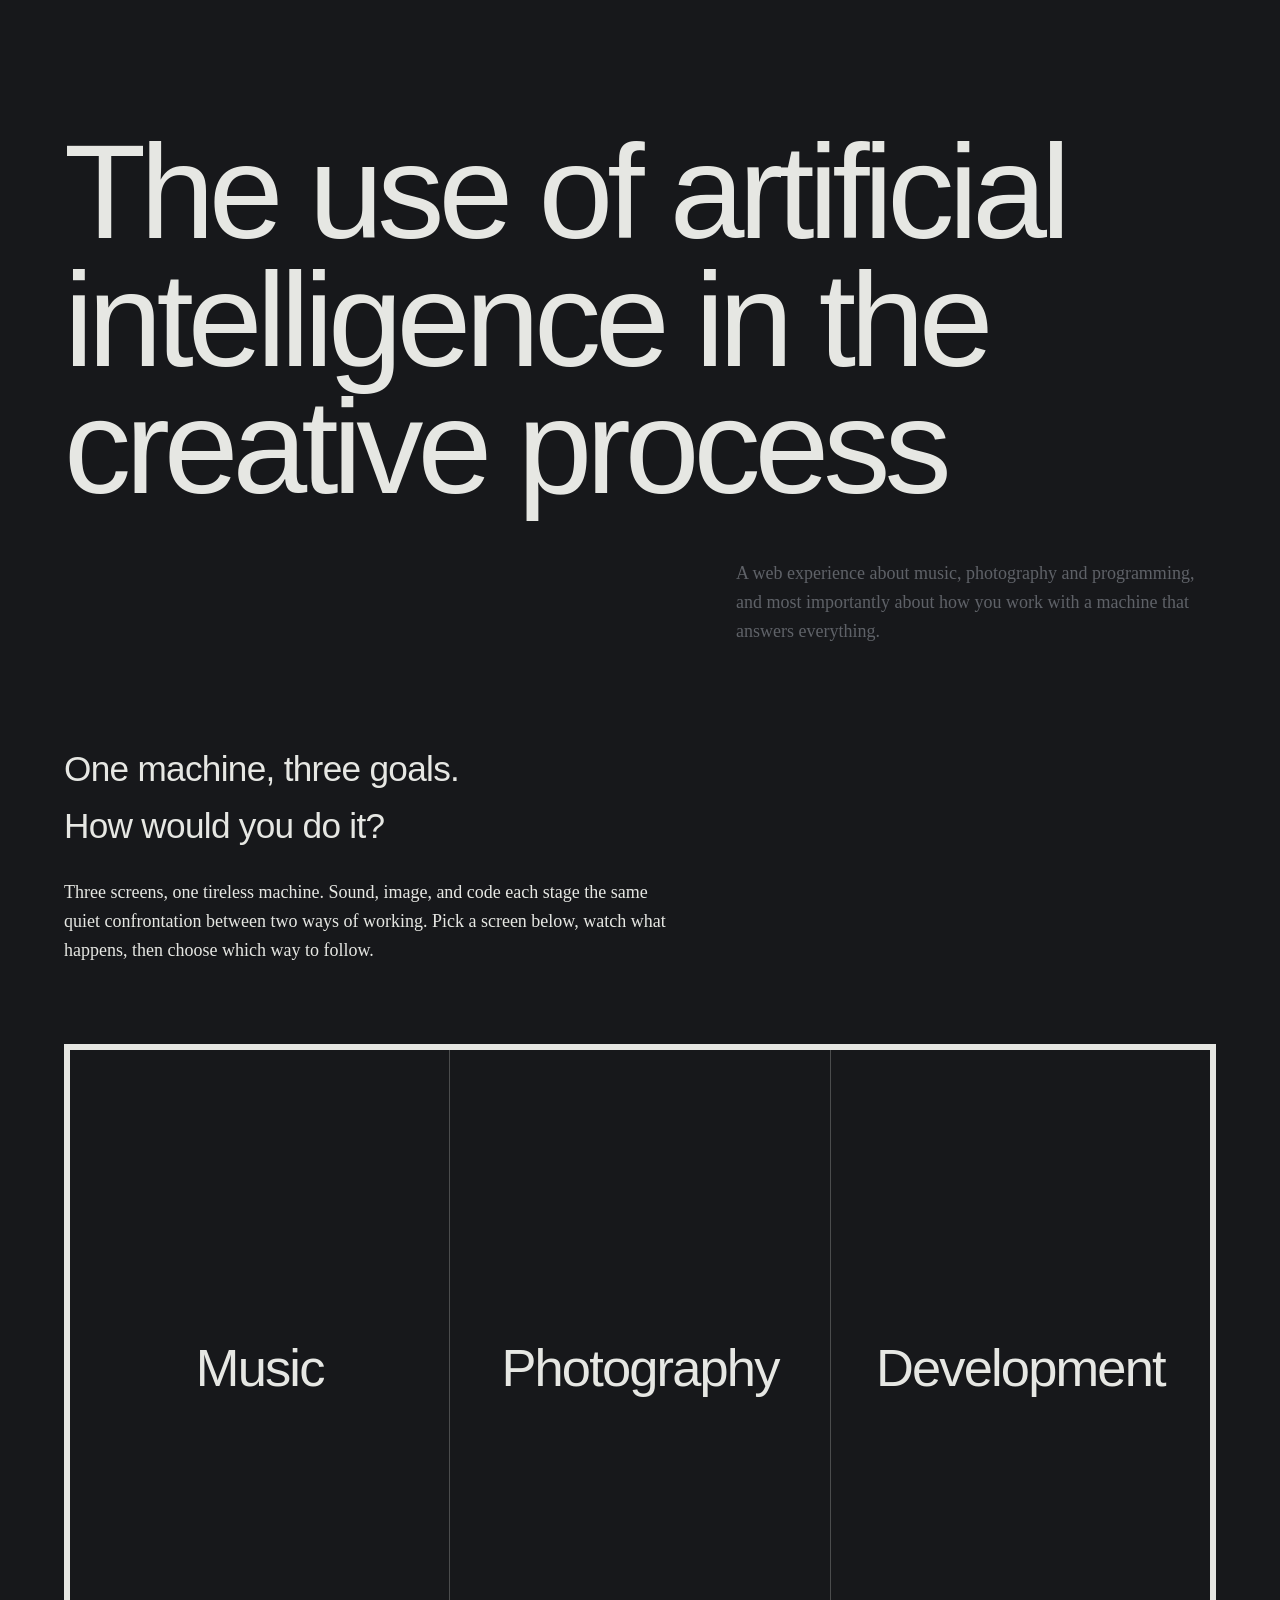
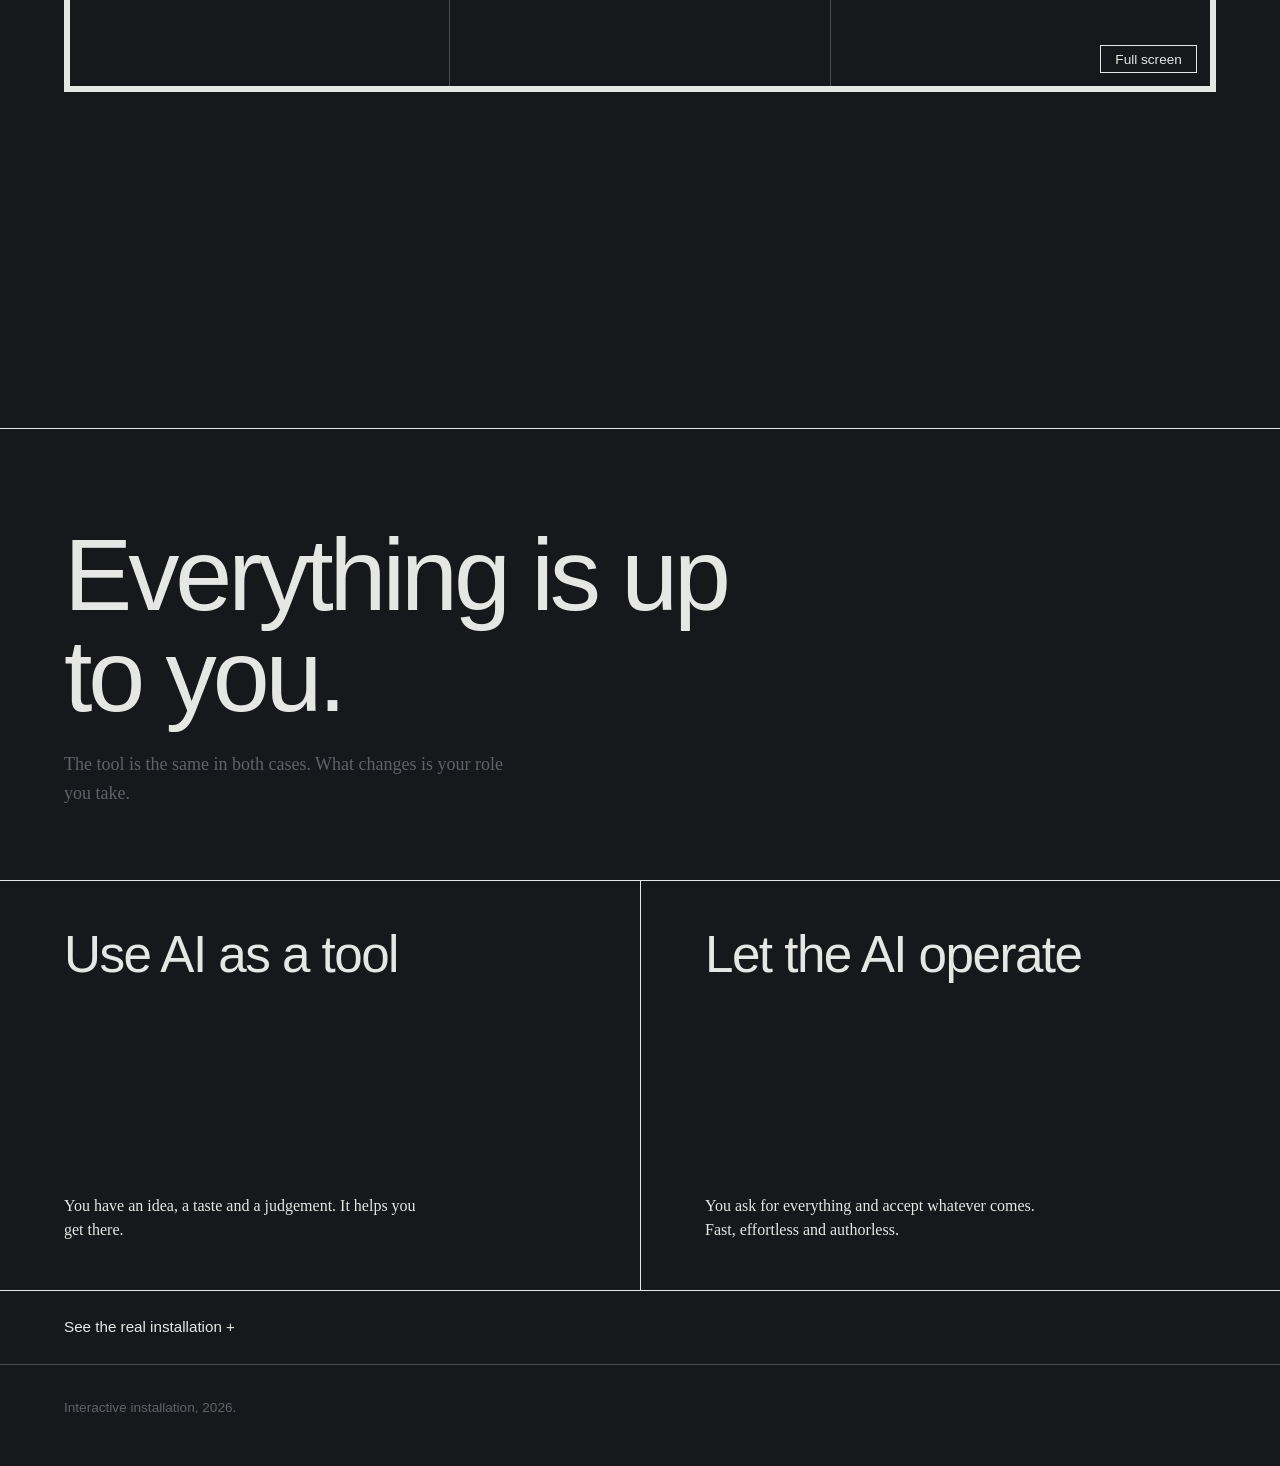
<file: index.html>
<!DOCTYPE html>
<html lang="en">
<head>
  <meta charset="UTF-8">
  <meta name="viewport" content="width=device-width, initial-scale=1">
  <title>The use of artificial intelligence in the creative process</title>
  <meta name="description" content="Interactive installation with three computers in a semicircle: sound, image and code.">
  <link rel="stylesheet" href="inicio.css">
</head>
<body>

  <header class="abertura">
    <h1 class="titulo">The use of artificial intelligence in the creative process</h1>
    <p class="abertura__nota">A web experience about music, photography and programming, and most importantly about how you work with a machine that answers everything.</p>
  </header>

  <main>
    <section class="sala" aria-labelledby="sala-titulo">
      <h2 id="sala-titulo" class="sala__titulo">One machine, three goals.<br>How would you do it?</h2>
      <p class="sala__texto">Three screens, one tireless machine. Sound, image, and code each stage the same quiet confrontation between two ways of working. Pick a screen below, watch what happens, then choose which way to follow.</p>
    </section>

    <!-- ============================================================
         The screen: menu (3 areas) -> area video -> good vs bad use
         -> use video -> back to the menu.
         All the behaviour lives in inicio.js.
         ============================================================ -->
    <section class="palco" aria-label="Interactive screen">
      <span class="ancora" id="music"></span>
      <span class="ancora" id="photography"></span>
      <span class="ancora" id="development"></span>

      <div class="ecra" id="ecra">

        <div class="grupo grupo--visivel" id="grupo-areas" role="group" aria-label="Choose an area">
          <button class="painel" type="button" data-area="music">
            <span class="painel__nome">Music</span>
          </button>
          <button class="painel" type="button" data-area="photography">
            <span class="painel__nome">Photography</span>
          </button>
          <button class="painel" type="button" data-area="development">
            <span class="painel__nome">Development</span>
          </button>
        </div>

        <div class="grupo" id="grupo-uso" role="group" aria-label="Choose how to use the AI">
          <button class="painel" type="button" data-uso="bom">
            <span class="painel__nome">Good use</span>
            <span class="painel__nota">AI as a tool</span>
          </button>
          <button class="painel" type="button" data-uso="mau">
            <span class="painel__nome">Bad use</span>
            <span class="painel__nota">AI on autopilot</span>
          </button>
        </div>

        <div class="ecra__video" id="camada-video">
          <video id="video" playsinline preload="auto"></video>
          <p class="ecra__aviso" id="aviso" hidden></p>
        </div>

        <div class="ecra__controlos" id="controlos">
          <button class="controlo" type="button" id="btn-voltar" hidden>Back to menu</button>
          <button class="controlo" type="button" id="btn-ecra-cheio" aria-pressed="false">Full screen</button>
        </div>
      </div>

      <!-- Texts under the screen: only the one for the playing video is shown -->
      <div class="legendas" id="legendas" aria-live="polite">

        <article class="legenda" data-area="music" data-fase="intro" hidden>
          <h3 class="legenda__titulo">Music</h3>
          <div class="legenda__corpo">
            <p>Anyone can ask a machine for a finished track and accept the wall of noise it generates in seconds. Real creative control means deciding the texture, the dynamic shifts, and the space between the notes before a single frequency plays. You bring the intent, the silence, and the ear; the AI merely generates the raw audio.</p>
          </div>
        </article>
        <article class="legenda" data-area="music" data-fase="bom" hidden>
          <h3 class="legenda__titulo">Music, as a tool</h3>
          <div class="legenda__corpo">
            <p>You start with an intention: a tempo, a texture, a silence worth keeping. The AI offers material, and you listen, discard and rearrange. Every note that stays is there because you chose it.</p>
          </div>
        </article>
        <article class="legenda" data-area="music" data-fase="mau" hidden>
          <h3 class="legenda__titulo">Music, on autopilot</h3>
          <div class="legenda__corpo">
            <p>One prompt, one finished track. It sounds like music, but nobody decided anything. A wall of competent noise, delivered in seconds and forgotten just as fast.</p>
          </div>
        </article>

        <article class="legenda" data-area="photography" data-fase="intro" hidden>
          <h3 class="legenda__titulo">Photography</h3>
          <div class="legenda__corpo">
            <p>Anyone can ask a machine for a polished image and accept the first synthetic composition it renders. Real creative control means deciding the light, the point of view, and what to keep outside the frame before the shutter even clicks. You bring the eye, the patience, and the tension; the AI merely fills the canvas.</p>
          </div>
        </article>
        <article class="legenda" data-area="photography" data-fase="bom" hidden>
          <h3 class="legenda__titulo">Photography, as a tool</h3>
          <div class="legenda__corpo">
            <p>You decide the light, the frame and how long to wait. The machine helps with what you could not do alone, and the picture is still yours because you were there when it happened.</p>
          </div>
        </article>
        <article class="legenda" data-area="photography" data-fase="mau" hidden>
          <h3 class="legenda__titulo">Photography, on autopilot</h3>
          <div class="legenda__corpo">
            <p>A prompt and a polished image: perfect sky, perfect skin, no place and no one behind it. It looks like a photograph, but nobody was there.</p>
          </div>
        </article>

        <article class="legenda" data-area="development" data-fase="intro" hidden>
          <h3 class="legenda__titulo">Development</h3>
          <div class="legenda__corpo">
            <p>Anyone can ask a machine for a full website and accept the first generic layout it delivers. Real creative control means deciding the structure, the visual hierarchy, and the emotional pacing before a single line is written. You bring the blueprint; the AI merely writes the syntax.</p>
          </div>
        </article>
        <article class="legenda" data-area="development" data-fase="bom" hidden>
          <h3 class="legenda__titulo">Development, as a tool</h3>
          <div class="legenda__corpo">
            <p>You sketch the structure, the hierarchy and the pacing first. The AI writes the syntax you ask for, and you read every line before it stays.</p>
          </div>
        </article>
        <article class="legenda" data-area="development" data-fase="mau" hidden>
          <h3 class="legenda__titulo">Development, on autopilot</h3>
          <div class="legenda__corpo">
            <p>"Make me a website." The first layout arrives in seconds, generic and unexplained. It runs, but nobody can say why it looks the way it does.</p>
          </div>
        </article>

        <!-- Hands-on choice: inserted by inicio.js into every text above -->
      </div>
    </section>

    <section class="decisao" id="decisao" aria-labelledby="decisao-titulo">
      <div class="decisao__cabeca">
        <h2 id="decisao-titulo" class="decisao__titulo">Everything is up to you.</h2>
        <p>The tool is the same in both cases. What changes is your role you take.</p>
      </div>

      <ul class="escolhas">
        <li>
          <a class="escolha" href="#decisao" data-modo="ferramenta">
            <span class="escolha__nome">Use AI as a tool</span>
            <span class="escolha__texto">You have an idea, a taste and a judgement. It helps you get there.</span>
          </a>
        </li>
        <li>
          <a class="escolha" href="#decisao" data-modo="operador">
            <span class="escolha__nome">Let the AI operate</span>
            <span class="escolha__texto">You ask for everything and accept whatever comes. Fast, effortless and authorless.</span>
          </a>
        </li>
      </ul>
    </section>

    <details class="bastidores">
      <summary>See the real installation</summary>
      <div class="bastidores__ecra">
        <video src="videos/installation.mp4" controls playsinline preload="none" aria-label="Video of the real installation"></video>
      </div>
      <p>Three computers, one semicircle, and people standing in the middle.</p>
    </details>
  </main>

  <footer class="rodape">
    <p>Interactive installation, 2026.</p>
  </footer>

  <script src="inicio.js"></script>
</body>
</html>
</file>
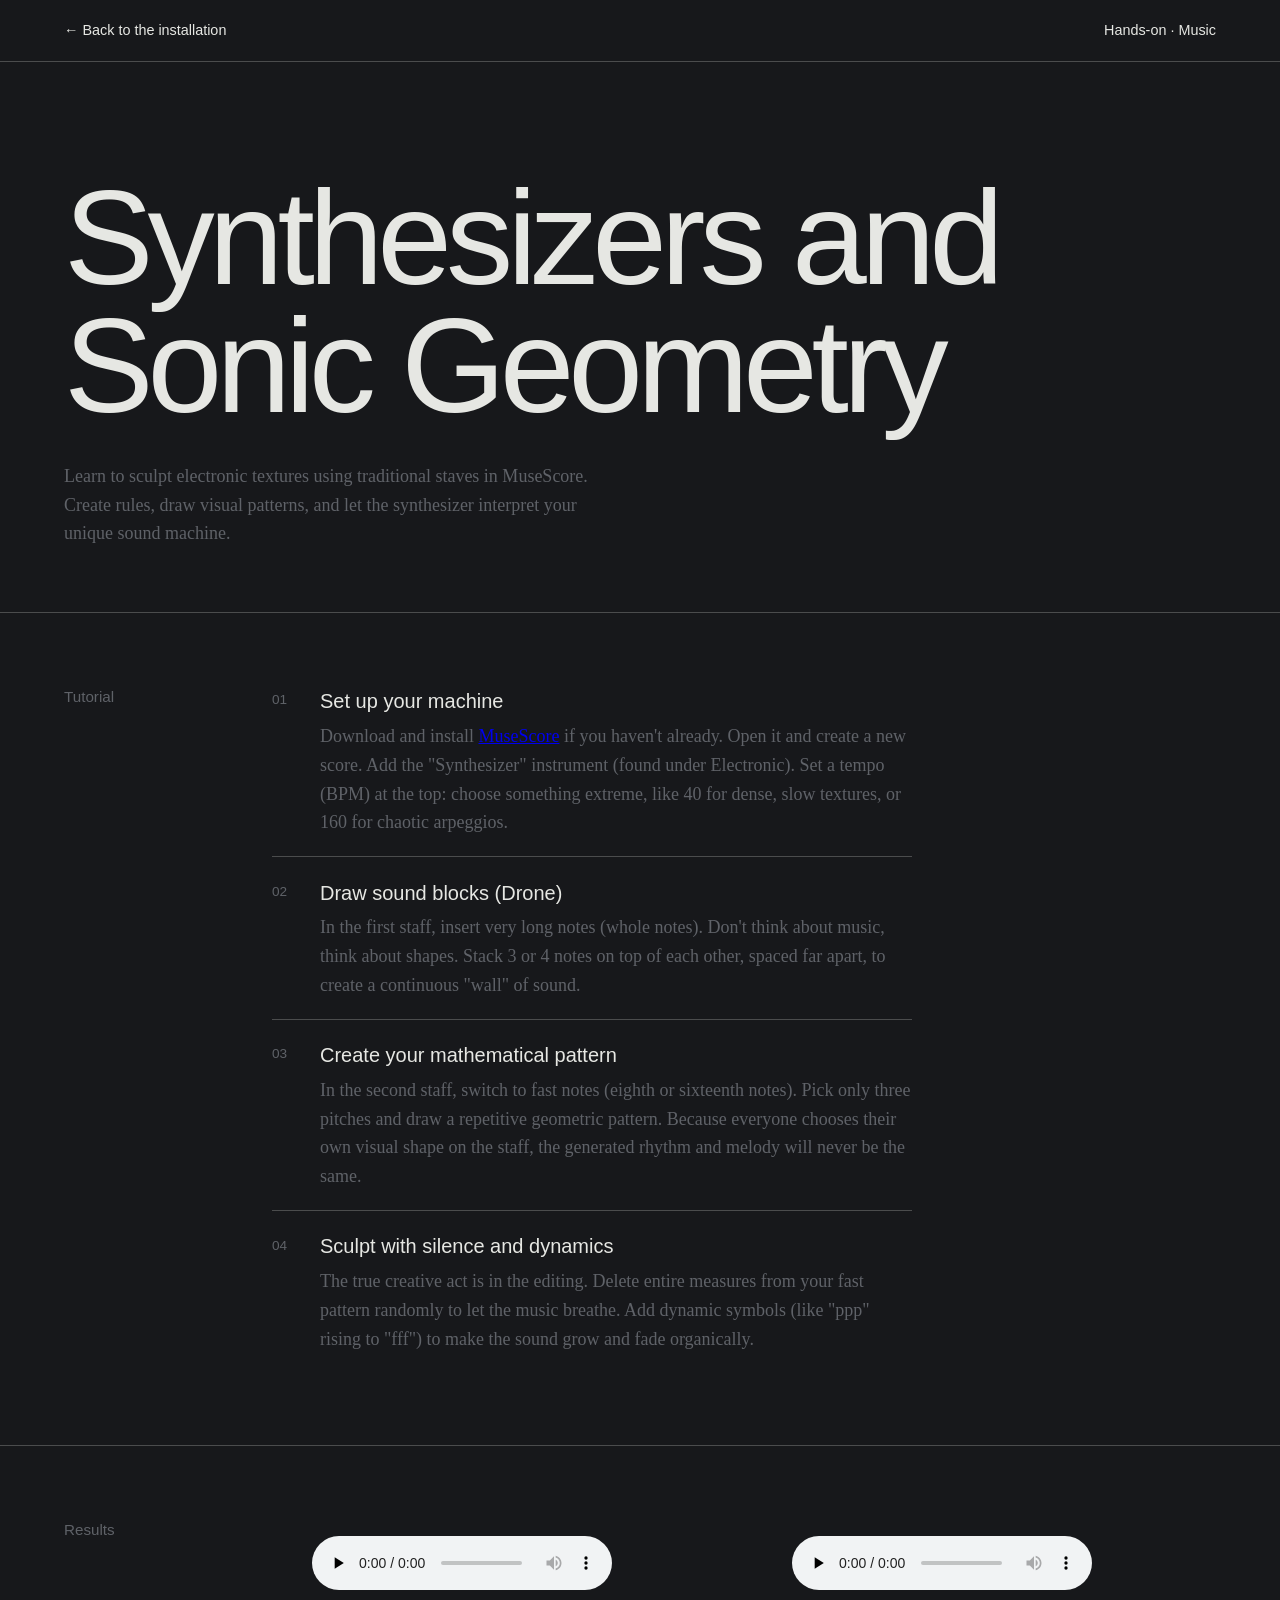
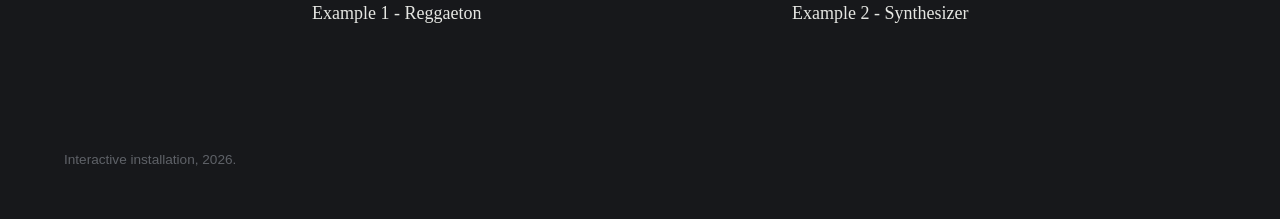
<file: hands-on-music.html>
<!DOCTYPE html>
<html lang="en">
<head>
  <meta charset="UTF-8">
  <meta name="viewport" content="width=device-width, initial-scale=1">
  <title>Hands-on: music</title>
  <link rel="stylesheet" href="inicio.css">
  <link rel="stylesheet" href="handson.css">
</head>
<body>
  <nav class="ho-barra"><a href="index.html#music">← Back to the installation</a><span>Hands-on · Music</span></nav>
  <header class="ho-cab">
      <h1 class="titulo">Synthesizers and Sonic Geometry</h1>
      <p>Learn to sculpt electronic textures using traditional staves in MuseScore. Create rules, draw visual patterns, and let the synthesizer interpret your unique sound machine.</p>
    </header>

    <main>
      <section class="ho-secao">
        <h2>Tutorial</h2>
        <ol class="passos">
          <li>
            <div>
              <strong>Set up your machine</strong>
              <span>Download and install <a href="https://musescore.org/" target="_blank" rel="noopener noreferrer">MuseScore</a> if you haven't already. Open it and create a new score. Add the "Synthesizer" instrument (found under Electronic). Set a tempo (BPM) at the top: choose something extreme, like 40 for dense, slow textures, or 160 for chaotic arpeggios.</span>
            </div>
          </li>
          <li>
            <div>
              <strong>Draw sound blocks (Drone)</strong>
              <span>In the first staff, insert very long notes (whole notes). Don't think about music, think about shapes. Stack 3 or 4 notes on top of each other, spaced far apart, to create a continuous "wall" of sound.</span>
            </div>
          </li>
          <li>
            <div>
              <strong>Create your mathematical pattern</strong>
              <span>In the second staff, switch to fast notes (eighth or sixteenth notes). Pick only three pitches and draw a repetitive geometric pattern. Because everyone chooses their own visual shape on the staff, the generated rhythm and melody will never be the same.</span>
            </div>
          </li>
          <li>
            <div>
              <strong>Sculpt with silence and dynamics</strong>
              <span>The true creative act is in the editing. Delete entire measures from your fast pattern randomly to let the music breathe. Add dynamic symbols (like "ppp" rising to "fff") to make the sound grow and fade organically.</span>
            </div>
          </li>
        </ol>
      </section>

      <section class="ho-secao">
        <h2>Results</h2>
        <div class="galeria-audio">
          <figure>
            <audio controls preload="none" src="https://github.com/Carolina2S/The-Use-of-AI/releases/download/v1.2/LM_Reggaeton.mp3"></audio>
            <figcaption>Example 1 - Reggaeton</figcaption>
          </figure>
          <figure>
            <audio controls preload="none" src="https://github.com/Carolina2S/The-Use-of-AI/releases/download/v1.2/LMSynth.mp3"></audio>
            <figcaption>Example 2 - Synthesizer</figcaption>
          </figure>
        </div>
      </section>
    </main>
  <footer class="rodape"><p>Interactive installation, 2026.</p></footer>
</body>
</html>
</file>
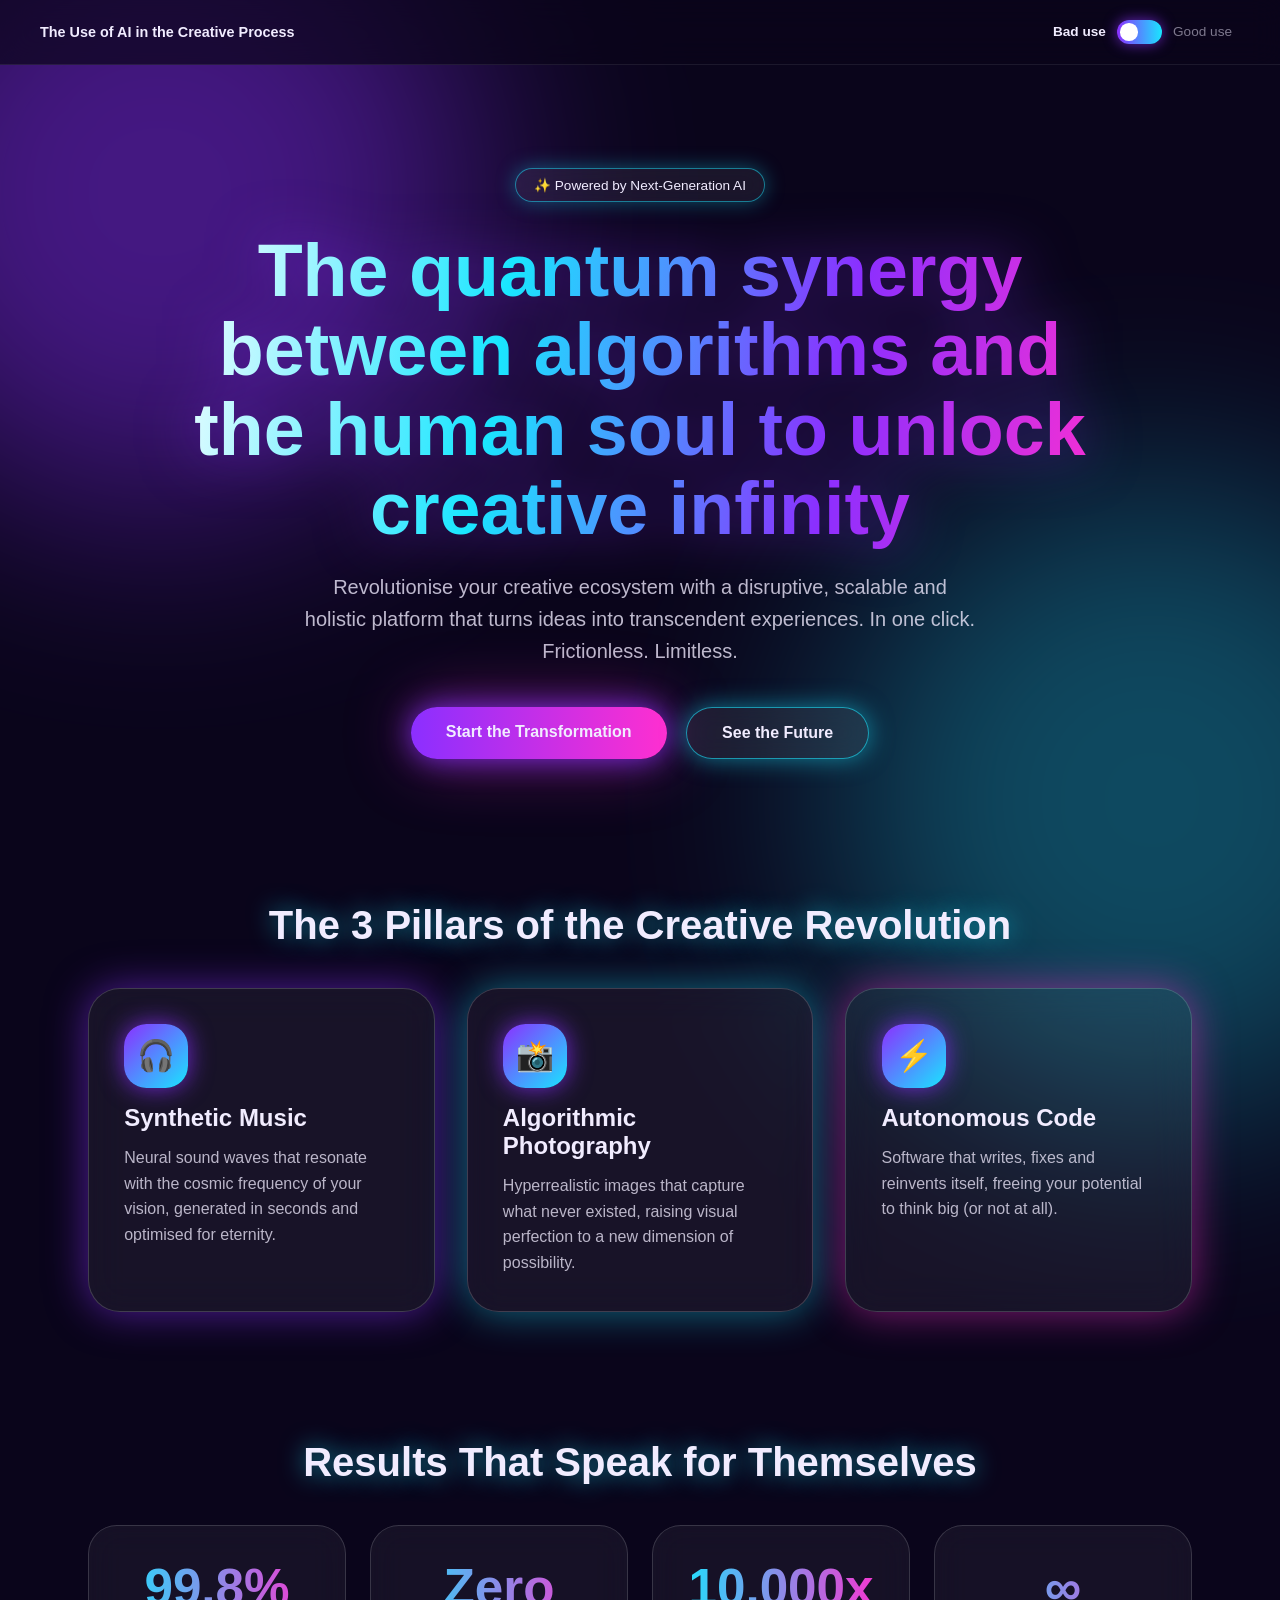
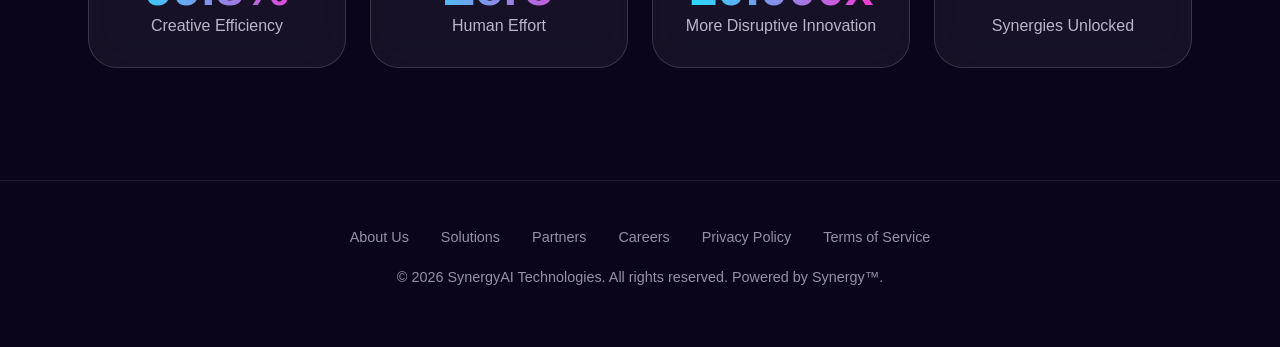
<file: instalacao.html>
<!DOCTYPE html>
<html lang="en">
<head>
  <meta charset="UTF-8">
  <meta name="viewport" content="width=device-width, initial-scale=1">
  <title>The Use of Artificial Intelligence in the Creative Process</title>
  <meta name="description" content="Interactive art installation about the use of artificial intelligence in music, photography and programming.">
  <link rel="stylesheet" href="styles.css">
</head>
<body class="modo-mau">

  <header class="barra">
    <a class="barra__titulo" href="index.html">The Use of AI in the Creative Process</a>
    <button class="interruptor" id="interruptor" type="button" role="switch" aria-checked="false" aria-label="Switch between bad use and good use of AI">
      <span class="interruptor__rotulo interruptor__rotulo--mau">Bad use</span>
      <span class="interruptor__trilho" aria-hidden="true"><span class="interruptor__botao"></span></span>
      <span class="interruptor__rotulo interruptor__rotulo--bom">Good use</span>
    </button>
  </header>

  <!-- VIEW 1: BAD USE / AUTOPILOT -->
  <div class="visao visao--mau" id="visao-mau">
    <div class="mau__aura mau__aura--roxa" aria-hidden="true"></div>
    <div class="mau__aura mau__aura--ciano" aria-hidden="true"></div>

    <section class="mau__hero">
      <span class="mau__selo">✨ Powered by Next-Generation AI</span>
      <h1 class="mau__titulo">The quantum synergy between algorithms and the human soul to unlock creative infinity</h1>
      <p class="mau__subtitulo">Revolutionise your creative ecosystem with a disruptive, scalable and holistic platform that turns ideas into transcendent experiences. In one click. Frictionless. Limitless.</p>
      <div class="mau__botoes">
        <a class="mau__botao mau__botao--principal" href="#mau-pilares">Start the Transformation</a>
        <a class="mau__botao mau__botao--vidro" href="#mau-metricas">See the Future</a>
      </div>
    </section>

    <section class="mau__seccao" id="mau-pilares">
      <h2 class="mau__subtitulo-seccao">The 3 Pillars of the Creative Revolution</h2>
      <div class="mau__cartoes">
        <article class="mau__cartao mau__cartao--roxo">
          <div class="mau__icone" aria-hidden="true">🎧</div>
          <h3>Synthetic Music</h3>
          <p>Neural sound waves that resonate with the cosmic frequency of your vision, generated in seconds and optimised for eternity.</p>
        </article>
        <article class="mau__cartao mau__cartao--ciano">
          <div class="mau__icone" aria-hidden="true">📸</div>
          <h3>Algorithmic Photography</h3>
          <p>Hyperrealistic images that capture what never existed, raising visual perfection to a new dimension of possibility.</p>
        </article>
        <article class="mau__cartao mau__cartao--magenta">
          <div class="mau__icone" aria-hidden="true">⚡</div>
          <h3>Autonomous Code</h3>
          <p>Software that writes, fixes and reinvents itself, freeing your potential to think big (or not at all).</p>
        </article>
      </div>
    </section>

    <section class="mau__seccao" id="mau-metricas">
      <h2 class="mau__subtitulo-seccao">Results That Speak for Themselves</h2>
      <div class="mau__metricas">
        <div class="mau__metrica"><strong>99.8%</strong><span>Creative Efficiency</span></div>
        <div class="mau__metrica"><strong>Zero</strong><span>Human Effort</span></div>
        <div class="mau__metrica"><strong>10.000x</strong><span>More Disruptive Innovation</span></div>
        <div class="mau__metrica"><strong>∞</strong><span>Synergies Unlocked</span></div>
      </div>
    </section>

    <footer class="mau__rodape">
      <nav class="mau__rodape-links" aria-label="Footer links">
        <a href="#mau-pilares">About Us</a>
        <a href="#mau-pilares">Solutions</a>
        <a href="#mau-metricas">Partners</a>
        <a href="#mau-metricas">Careers</a>
        <a href="#mau-pilares">Privacy Policy</a>
        <a href="#mau-pilares">Terms of Service</a>
      </nav>
      <p>© 2026 SynergyAI Technologies. All rights reserved. Powered by Synergy™.</p>
    </footer>
  </div>

  <!-- VIEW 2: GOOD USE / AI AS A TOOL
       Four sections. Each one has three designs (data-estilo 1, 2, 3) and the visitor switches between them. -->
  <div class="visao visao--bom" id="visao-bom" hidden>

    <!-- 01: AI as a tool -->
    <section class="fer fer--cabeca" data-estilo="1" aria-labelledby="fer-1">
      <div class="fer__barra">
        <span class="fer__nome">01 · AI as a tool</span>
        <div class="estilo" role="group" aria-label="Choose a look for this section">
          <button type="button" data-escolha="1" aria-pressed="true">Soft</button>
          <button type="button" data-escolha="2" aria-pressed="false">Editorial</button>
          <button type="button" data-escolha="3" aria-pressed="false">Terminal</button>
        </div>
      </div>
      <div class="fer__quadro">
        <h1 class="fer__titulo fer__titulo--grande" id="fer-1"><span>AI</span> <span>as</span> <span>a</span> <span class="destaque">tool</span></h1>
        <p class="cab__texto">Artificial intelligence is not a creator, but a highly responsive instrument waiting for human direction. While it accelerates your workflow and explores new possibilities, its raw output remains completely meaningless without your intent. True authorship belongs solely to the person who decides what is worth keeping.</p>
      </div>
    </section>

    <!-- 02: Mastering the Tool -->
    <section class="fer fer--passos" data-estilo="3" aria-labelledby="fer-2">
      <div class="fer__barra">
        <span class="fer__nome">02 · Mastering the Tool</span>
        <div class="estilo" role="group" aria-label="Choose a look for this section">
          <button type="button" data-escolha="1" aria-pressed="false">Soft</button>
          <button type="button" data-escolha="2" aria-pressed="false">Editorial</button>
          <button type="button" data-escolha="3" aria-pressed="true">Terminal</button>
        </div>
      </div>
      <div class="fer__quadro">
        <h2 class="fer__titulo" id="fer-2">Mastering the Tool</h2>
        <ol class="pas__lista">
          <li class="pas__item">
            <span class="pas__num">01</span>
            <div class="pas__corpo">
              <h3 class="pas__nome">Set your intention</h3>
              <p>Before opening the tool, know what you want to build. The machine needs a human blueprint; without your initial vision, it only generates noise.</p>
            </div>
          </li>
          <li class="pas__item">
            <span class="pas__num">02</span>
            <div class="pas__corpo">
              <h3 class="pas__nome">Start a dialogue</h3>
              <p>Don’t just ask for a finished product. Use the AI to test hypotheses, brainstorm different approaches, or explain complex technical concepts.</p>
            </div>
          </li>
          <li class="pas__item">
            <span class="pas__num">03</span>
            <div class="pas__corpo">
              <h3 class="pas__nome">Deconstruct the output</h3>
              <p>Never accept the first answer. Break down the generated material, identify its structural flaws, and look for unexpected “happy accidents”.</p>
            </div>
          </li>
          <li class="pas__item">
            <span class="pas__num">04</span>
            <div class="pas__corpo">
              <h3 class="pas__nome">Curate relentlessly</h3>
              <p>The true creative act is knowing what to discard. Cut the generic parts and refine the details until you can fully claim authorship of the result.</p>
            </div>
          </li>
        </ol>
      </div>
    </section>

    <!-- 03: Three stations, one method -->
    <section class="fer fer--postos" data-estilo="2" aria-labelledby="fer-3">
      <div class="fer__barra">
        <span class="fer__nome">03 · Three stations</span>
        <div class="estilo" role="group" aria-label="Choose a look for this section">
          <button type="button" data-escolha="1" aria-pressed="false">Soft</button>
          <button type="button" data-escolha="2" aria-pressed="true">Editorial</button>
          <button type="button" data-escolha="3" aria-pressed="false">Terminal</button>
        </div>
      </div>
      <div class="fer__quadro">
        <h2 class="fer__titulo" id="fer-3">Three stations.<br>One method.</h2>
        <p class="pos__intro">The same four steps, applied at each computer in the semicircle.</p>
        <ul class="pos__lista">
          <li class="pos__item">
            <span class="pos__num">01</span>
            <h3 class="pos__nome">Sound</h3>
            <p class="pos__texto">Generate a hundred textures, then listen like an editor. Keep the one fragment with character and let the rest fall silent.</p>
            <p class="pos__etiquetas">Texture · Rhythm · Silence</p>
          </li>
          <li class="pos__item">
            <span class="pos__num">02</span>
            <h3 class="pos__nome">Image</h3>
            <p class="pos__texto">Start from a real place and a real light. Let the machine propose variations, then frame what it would never have risked.</p>
            <p class="pos__etiquetas">Light · Frame · Place</p>
          </li>
          <li class="pos__item">
            <span class="pos__num">03</span>
            <h3 class="pos__nome">Code</h3>
            <p class="pos__texto">Ask for a structure, then ask why. Read every line and rewrite what you can’t explain until it answers to your blueprint.</p>
            <p class="pos__etiquetas">Structure · Logic · Syntax</p>
          </li>
        </ul>
      </div>
    </section>

    <!-- 04: The machine proposes, you decide -->
    <section class="fer fer--pares" data-estilo="3" aria-labelledby="fer-4">
      <div class="fer__barra">
        <span class="fer__nome">04 · Who does what</span>
        <div class="estilo" role="group" aria-label="Choose a look for this section">
          <button type="button" data-escolha="1" aria-pressed="false">Soft</button>
          <button type="button" data-escolha="2" aria-pressed="false">Editorial</button>
          <button type="button" data-escolha="3" aria-pressed="true">Terminal</button>
        </div>
      </div>
      <div class="fer__quadro">
        <h2 class="fer__titulo" id="fer-4">The machine proposes.<br>You decide.</h2>
        <ul class="par__lista">
          <li class="par__linha">
            <p class="par__maq"><span class="par__quem">The machine</span>Generates in seconds.</p>
            <p class="par__tu"><span class="par__quem">You</span>Decide what deserves minutes.</p>
          </li>
          <li class="par__linha">
            <p class="par__maq"><span class="par__quem">The machine</span>Offers the average of everything.</p>
            <p class="par__tu"><span class="par__quem">You</span>Choose the exception.</p>
          </li>
          <li class="par__linha">
            <p class="par__maq"><span class="par__quem">The machine</span>Answers every question.</p>
            <p class="par__tu"><span class="par__quem">You</span>Ask the right one.</p>
          </li>
          <li class="par__linha">
            <p class="par__maq"><span class="par__quem">The machine</span>Never tires of options.</p>
            <p class="par__tu"><span class="par__quem">You</span>Know when to stop.</p>
          </li>
        </ul>
        <p class="par__fecho">Authorship is what remains after you decide.</p>
      </div>
    </section>

  </div>

  <script src="script.js"></script>
</body>
</html>
</file>
<file: inicio.css>
:root {
  --papel: #17181b;
  --tinta: #e6e7e3;
  --suave: #5f6268;
  --linha: rgba(230, 231, 227, 0.25);
  --margem: clamp(1.25rem, 5vw, 4rem);
  --sans: "Helvetica Neue", "Inter", "Segoe UI", Arial, sans-serif;
  --serif: "Iowan Old Style", "Palatino Linotype", Palatino, Georgia, serif;
}

*, *::before, *::after { box-sizing: border-box; }

html { scroll-behavior: smooth; }

body {
  margin: 0;
  background: var(--papel);
  color: var(--tinta);
  font-family: var(--serif);
  font-size: 1.125rem;
  line-height: 1.6;
  -webkit-font-smoothing: antialiased;
  transition: opacity 0.3s ease;
}

body.a-sair { opacity: 0; }

:focus-visible { outline: 2px solid var(--tinta); outline-offset: 4px; }

/* ---------- Opening ---------- */
.abertura {
  padding: clamp(3rem, 10vw, 8rem) var(--margem) clamp(3rem, 8vw, 6rem);
}

.titulo {
  max-width: 14ch;
  margin: 0;
  font-family: var(--sans);
  font-size: clamp(2.8rem, 10.5vw, 9rem);
  font-weight: 500;
  line-height: 0.95;
  letter-spacing: -0.045em;
}

.abertura__nota {
  max-width: 30rem;
  margin: 3rem 0 0 auto;
  color: var(--suave);
}

/* ---------- Room intro ---------- */
.sala {
  padding: 0 var(--margem) clamp(3rem, 7vw, 5rem);
}

.sala__titulo {
  margin: 0 0 1.5rem;
  font-family: var(--sans);
  font-size: clamp(1.5rem, 3vw, 2.2rem);
  font-weight: 500;
  letter-spacing: -0.02em;
}

.sala__texto { max-width: 38rem; margin: 0; }

/* ---------- The screen ---------- */
.palco {
  --ecra-proporcao: 16 / 9;   /* change to 4 / 3 if your videos are 4:3 */
  --altura-ecra: 78vh;        /* how tall the screen may be: raise it to make the screen bigger */
  --largura-ecra: min(100%, calc(var(--altura-ecra) * 16 / 9));
  --expandir: 0.7s;
  --texto: #b9bbb7;
  position: relative;
  padding: 0 var(--margem) clamp(3rem, 7vw, 5rem);
}

.ancora { position: absolute; top: -2rem; }

.ecra {
  position: relative;
  width: var(--largura-ecra);
  aspect-ratio: var(--ecra-proporcao);
  container-type: inline-size;   /* lets the titles scale with the screen (cqw units) */
  margin: 0 auto;
  border: 6px solid var(--tinta);
  background: var(--papel);
  overflow: hidden;
  scroll-margin-top: 1rem;
}

/* Full screen: the screen fills the display, no frame */
.ecra:fullscreen {
  width: 100vw;
  height: 100vh;
  aspect-ratio: auto;
  border: 0;
}
.ecra:-webkit-full-screen {
  width: 100vw;
  height: 100vh;
  aspect-ratio: auto;
  border: 0;
}

/* A group is a row of full-height panels sharing the screen */
.grupo {
  position: absolute;
  inset: 0;
  display: flex;
  opacity: 0;
  visibility: hidden;
  transition: opacity 0.4s ease, visibility 0s linear 0.4s;
}

.grupo--visivel {
  opacity: 1;
  visibility: visible;
  transition: opacity 0.4s ease, visibility 0s;
}

.painel {
  position: relative;
  flex: 1 1 0;
  min-width: 0;
  min-height: 0;
  display: flex;
  flex-direction: column;
  justify-content: center;
  align-items: center;
  padding: clamp(0.5rem, 2cqw, 2rem);
  border: 0;
  border-left: 1px solid var(--linha);
  background: transparent;
  color: var(--tinta);
  font: inherit;
  text-align: center;
  cursor: pointer;
  overflow: hidden;
  white-space: nowrap;
  transition:
    flex-grow var(--expandir) cubic-bezier(0.7, 0, 0.2, 1),
    opacity 0.35s ease,
    background-color 0.2s ease,
    color 0.2s ease;
}

.painel:first-child { border-left: 0; }

.painel:hover,
.painel:focus-visible {
  background: var(--tinta);
  color: var(--papel);
  outline: none;
}

.painel:focus-visible { box-shadow: inset 0 0 0 4px var(--papel), inset 0 0 0 6px var(--tinta); }

/* Titles: sized from the screen width, so they shrink and grow with it.
   Three panels per row = narrower, so smaller; two panels = more room. */
.painel__nome {
  font-family: var(--sans);
  font-size: clamp(1.1rem, 3.4vw, 3rem);           /* fallback */
  font-size: 4.6cqw;
  font-weight: 500;
  line-height: 1;
  letter-spacing: -0.035em;
}

#grupo-uso .painel__nome {
  font-size: clamp(1.4rem, 5vw, 4.5rem);           /* fallback */
  font-size: 7.5cqw;
}

/* The small line sits at the bottom, so the title stays exactly in the middle */
.painel__nota {
  position: absolute;
  left: 0;
  right: 0;
  bottom: clamp(0.6rem, 2.5cqw, 2rem);
  font-family: var(--sans);
  font-size: clamp(0.7rem, 1.3vw, 1rem);           /* fallback */
  font-size: clamp(0.7rem, 1.6cqw, 1.1rem);
  opacity: 0.7;
}

/* The chosen panel takes the whole screen, the others close */
.grupo.a-expandir .painel { pointer-events: none; }
.grupo.a-expandir .painel:not(.painel--ativo) { flex-grow: 0; opacity: 0; }
.grupo.a-expandir .painel--ativo { flex-grow: 100; }

.sem-transicao, .sem-transicao * { transition: none !important; }

/* Video layer */
.ecra__video {
  position: absolute;
  inset: 0;
  display: flex;
  align-items: center;
  justify-content: center;
  background: #000;
  opacity: 0;
  visibility: hidden;
  transition: opacity 0.45s ease, visibility 0s linear 0.45s;
}

.ecra--video .ecra__video {
  opacity: 1;
  visibility: visible;
  transition: opacity 0.45s ease, visibility 0s;
}

.ecra__video video {
  display: block;
  width: 100%;
  height: 100%;
  object-fit: contain;
}

.ecra__aviso {
  position: absolute;
  margin: 0;
  padding: 0.6rem 1rem;
  background: var(--papel);
  color: var(--tinta);
  font-family: var(--sans);
  font-size: 0.9rem;
}

.ecra__controlos {
  position: absolute;
  right: 0.8rem;
  bottom: 0.8rem;
  z-index: 2;
  display: flex;
  gap: 0.5rem;
}

.ecra__controlos[hidden] { display: none; }

.controlo {
  padding: 0.35rem 0.9rem;
  border: 1px solid var(--tinta);
  background: rgba(23, 24, 27, 0.75);
  color: var(--tinta);
  font-family: var(--sans);
  font-size: 0.85rem;
  cursor: pointer;
}

.controlo:hover, .controlo:focus-visible { background: var(--tinta); color: var(--papel); }

/* ---------- Texts under the screen ---------- */
.legendas {
  width: var(--largura-ecra);
  min-height: 16rem;
  margin: 0 auto;
  padding-top: clamp(1.5rem, 3vw, 2.5rem);
}

.legenda {
  display: grid;
  grid-template-columns: minmax(0, 2fr) minmax(0, 3fr);
  gap: clamp(1rem, 4vw, 4rem);
  align-items: start;
  animation: legenda-entra 0.5s ease both;
}

.legenda[hidden] { display: none; }

@keyframes legenda-entra {
  from { opacity: 0; }
  to { opacity: 1; }
}

.legenda__titulo {
  margin: 0;
  font-family: var(--sans);
  font-size: clamp(1.4rem, 2.6vw, 2.2rem);
  font-weight: 500;
  line-height: 1.05;
  letter-spacing: -0.03em;
}

.legenda__corpo p { margin: 0; max-width: 34rem; color: var(--texto); }

/* ---------- Hands-on choice ---------- */
.fazer {
  margin-top: 2rem;
  padding-top: 1.25rem;
  border-top: 1px solid var(--linha);
}

.legenda__corpo .fazer__pergunta {
  margin: 0 0 0.9rem;
  font-family: var(--sans);
  font-size: 1.05rem;
  color: var(--tinta);
}

.fazer__botao {
  display: inline-block;
  padding: 0.8rem 1.4rem;
  border: 1px solid var(--tinta);
  background: var(--tinta);
  color: var(--papel);
  font-family: var(--sans);
  font-size: 1rem;
  font-weight: 500;
  text-decoration: none;
  transition: background-color 0.2s ease, color 0.2s ease;
}

.fazer__botao:hover, .fazer__botao:focus-visible {
  background: var(--papel);
  color: var(--tinta);
}

/* ---------- Decision ---------- */
.decisao {
  padding-top: clamp(3rem, 8vw, 6rem);
  border-top: 1px solid var(--tinta);
}

.decisao__cabeca {
  padding: 0 var(--margem) clamp(2.5rem, 6vw, 4.5rem);
}

.decisao__titulo {
  max-width: 12ch;
  margin: 0 0 1.5rem;
  font-family: var(--sans);
  font-size: clamp(2.4rem, 8vw, 6.5rem);
  font-weight: 500;
  line-height: 0.98;
  letter-spacing: -0.04em;
}

.decisao__cabeca p { max-width: 28rem; margin: 0; color: var(--suave); }

.escolhas {
  display: grid;
  grid-template-columns: repeat(2, minmax(0, 1fr));
  margin: 0;
  padding: 0;
  list-style: none;
  border-top: 1px solid var(--tinta);
  border-bottom: 1px solid var(--tinta);
}

.escolhas li + li { border-left: 1px solid var(--tinta); }

.escolha {
  display: flex;
  flex-direction: column;
  justify-content: space-between;
  gap: 3rem;
  height: 100%;
  min-height: clamp(16rem, 32vw, 26rem);
  padding: clamp(1.8rem, 4vw, 3rem) var(--margem);
  color: var(--tinta);
  text-decoration: none;
  transition: background-color 0.2s ease, color 0.2s ease;
}

.escolha:hover, .escolha:focus-visible {
  background: var(--tinta);
  color: var(--papel);
  outline-offset: -6px;
}

.escolha:focus-visible { outline-color: var(--papel); }

.escolha__nome {
  font-family: var(--sans);
  font-size: clamp(1.8rem, 4vw, 3.4rem);
  font-weight: 500;
  line-height: 1.02;
  letter-spacing: -0.03em;
}

.escolha__texto { max-width: 22rem; font-size: 1rem; line-height: 1.5; }

/* ---------- Hands-on links and real installation (collapsed) ---------- */
.bastidores { padding: 0 var(--margem); border-bottom: 1px solid var(--linha); }
.bastidores summary { padding: 1.5rem 0; font-family: var(--sans); font-size: 0.95rem; cursor: pointer; list-style: none; }
.bastidores summary::-webkit-details-marker { display: none; }
.bastidores summary::after { content: " +"; }
.bastidores[open] summary::after { content: " −"; }
.bastidores__ecra { aspect-ratio: 16 / 9; background: #000; }
.bastidores video { display: block; width: 100%; height: 100%; object-fit: cover; }
.bastidores p { margin: 1rem 0 2rem; color: var(--suave); }

/* ---------- Footer ---------- */
.rodape {
  padding: 2rem var(--margem) 3rem;
  font-family: var(--sans);
  font-size: 0.85rem;
  color: var(--suave);
}
.rodape p { margin: 0; }

/* ---------- Responsive and accessibility ---------- */
@media (max-width: 760px) {
  .palco { --ecra-proporcao: 4 / 3; }
  .ecra, .legendas { width: 100%; }
  .grupo { flex-direction: column; }
  .painel { border-left: 0; border-top: 1px solid var(--linha); }
  .painel:first-child { border-top: 0; }
  .painel__nota { display: none; }
  .painel__nome { font-size: 9cqw; }
  #grupo-uso .painel__nome { font-size: 11cqw; }
  .legenda { grid-template-columns: 1fr; gap: 0.8rem; }
  .abertura__nota { margin-left: 0; }
  .escolhas { grid-template-columns: 1fr; }
  .escolhas li + li { border-left: 0; border-top: 1px solid var(--tinta); }
  .escolha { min-height: 0; gap: 1.5rem; }
}

@media (prefers-reduced-motion: reduce) {
  html { scroll-behavior: auto; }
  body, .escolha, .painel, .grupo, .ecra__video, .fazer__botao { transition: none; }
  .legenda { animation: none; }
}
</file>
<file: handson.css>
.ho-barra { display: flex; justify-content: space-between; gap: 1rem; padding: 1.2rem var(--margem); border-bottom: 1px solid var(--linha); font-family: var(--sans); font-size: 0.9rem; }
.ho-barra a { color: inherit; text-decoration: none; }
.ho-barra a:hover { text-decoration: underline; text-underline-offset: 4px; }
.ho-cab { padding: clamp(3rem, 9vw, 7rem) var(--margem) clamp(2rem, 5vw, 4rem); }
.ho-cab p { max-width: 34rem; margin: 2rem 0 0; color: var(--suave); }
.ho-secao { display: grid; grid-template-columns: 11rem 1fr; gap: 2rem; padding: clamp(2.5rem, 6vw, 4.5rem) var(--margem); border-top: 1px solid var(--linha); }
.ho-secao h2 { margin: 0; font-family: var(--sans); font-size: 0.95rem; font-weight: 500; color: var(--suave); }
.passos { margin: 0; padding: 0; list-style: none; counter-reset: p; max-width: 40rem; }
.passos li { counter-increment: p; display: grid; grid-template-columns: 3rem 1fr; padding: 1.2rem 0; border-top: 1px solid var(--linha); }
.passos li:first-child { border-top: 0; padding-top: 0; }
.passos li::before { content: counter(p, decimal-leading-zero); padding-top: 0.3em; font-family: var(--sans); font-size: 0.85rem; color: var(--suave); }
.passos strong { display: block; margin-bottom: 0.3rem; font-family: var(--sans); font-size: 1.25rem; font-weight: 500; }
.passos span { color: var(--suave); }
.ho-tabela { width: 100%; max-width: 40rem; margin-top: 2rem; border-collapse: collapse; font-family: var(--sans); font-size: 0.95rem; }
.ho-tabela th, .ho-tabela td { padding: 0.7rem 0; border-top: 1px solid var(--linha); text-align: left; }
.ho-tabela th { font-weight: 500; color: var(--suave); }
.galeria { display: grid; grid-template-columns: repeat(auto-fill, minmax(16rem, 1fr)); gap: 1rem; }
.galeria-audio { display: grid; grid-template-columns: repeat(auto-fill, minmax(20rem, 1fr)); gap: 1rem; }
.galeria figure { margin: 0; }
.galeria__foto { aspect-ratio: 3 / 2; background: rgba(230, 231, 227, 0.08); }
.galeria img { display: block; width: 100%; height: 100%; object-fit: cover; }
.galeria figcaption { margin-top: 0.5rem; font-family: var(--sans); font-size: 0.85rem; color: var(--suave); }
@media (max-width: 760px) { .ho-secao { grid-template-columns: 1fr; gap: 1.2rem; } }
</file>
<file: styles.css>
/* ==========================================================
   Base
   ========================================================== */
:root {
  --mau-fundo: #0a051b;
  --mau-roxo: #8b2fff;
  --mau-ciano: #19e6ff;
  --mau-magenta: #ff2fd0;
  --mau-texto: #f1ecff;
  --bom-fundo: #111112;
  --bom-linha: #2a2a2e;
  --bom-texto: #ecebe8;
  --bom-suave: #8f8f96;
  --fade: 0.35s;
  --fonte-mau: "Segoe UI", "Helvetica Neue", Arial, sans-serif;
  --fonte-bom: "Helvetica Neue", "Inter", "Segoe UI", Arial, sans-serif;
}

*, *::before, *::after { box-sizing: border-box; }

html { scroll-behavior: smooth; }

body {
  margin: 0;
  min-height: 100vh;
  font-family: var(--fonte-mau);
  color: var(--mau-texto);
  background: var(--mau-fundo);
  transition: background-color var(--fade) ease, color var(--fade) ease;
  -webkit-font-smoothing: antialiased;
}

body.modo-bom {
  font-family: var(--fonte-bom);
  color: var(--bom-texto);
  background: var(--bom-fundo);
}

a { color: inherit; }

:focus-visible { outline: 2px solid var(--mau-ciano); outline-offset: 3px; }
.modo-bom :focus-visible { outline-color: var(--bom-texto); }

/* ==========================================================
   Transition between views
   ========================================================== */
.visao {
  position: relative;
  z-index: 1;
  opacity: 1;
  transition: opacity var(--fade) ease;
}

.visao[hidden] { display: none; }

.em-transicao .visao { opacity: 0; }

/* ==========================================================
   Fixed bar and switch
   ========================================================== */
.barra {
  position: fixed;
  inset: 0 0 auto 0;
  z-index: 10;
  display: flex;
  align-items: center;
  justify-content: space-between;
  gap: 1rem;
  padding: 0.9rem clamp(1rem, 4vw, 2.5rem);
  background: rgba(10, 5, 27, 0.7);
  backdrop-filter: blur(14px);
  border-bottom: 1px solid rgba(255, 255, 255, 0.08);
  transition: background-color var(--fade) ease, border-color var(--fade) ease;
}

.modo-bom .barra {
  background: rgba(17, 17, 18, 0.88);
  backdrop-filter: none;
  border-bottom: 1px solid var(--bom-linha);
}

.barra__titulo {
  font-size: 0.9rem;
  font-weight: 600;
  white-space: nowrap;
  overflow: hidden;
  text-overflow: ellipsis;
  text-decoration: none;
}

.barra__titulo:hover { text-decoration: underline; text-underline-offset: 4px; }

.interruptor {
  display: inline-flex;
  align-items: center;
  gap: 0.7rem;
  padding: 0.35rem 0.5rem;
  border: 0;
  background: none;
  color: inherit;
  font: inherit;
  font-size: 0.85rem;
  cursor: pointer;
}

.interruptor__rotulo { opacity: 0.5; transition: opacity var(--fade) ease; }
.modo-mau .interruptor__rotulo--mau,
.modo-bom .interruptor__rotulo--bom { opacity: 1; font-weight: 600; }

.interruptor__trilho {
  position: relative;
  width: 2.8rem;
  height: 1.5rem;
  border-radius: 999px;
  background: linear-gradient(90deg, var(--mau-roxo), var(--mau-ciano));
  box-shadow: 0 0 14px rgba(139, 47, 255, 0.7);
  transition: background var(--fade) ease, box-shadow var(--fade) ease;
}

.modo-bom .interruptor__trilho {
  background: transparent;
  box-shadow: none;
  border: 1px solid var(--bom-suave);
}

.interruptor__botao {
  position: absolute;
  top: 50%;
  left: 0.2rem;
  width: 1.1rem;
  height: 1.1rem;
  margin-top: -0.55rem;
  border-radius: 50%;
  background: #fff;
  transition: transform var(--fade) ease, background-color var(--fade) ease;
}

.modo-bom .interruptor__botao {
  transform: translateX(1.3rem);
  background: var(--bom-texto);
  border-radius: 999px;
}

/* ==========================================================
   VIEW 1: Bad use / autopilot
   ========================================================== */
.visao--mau { overflow: hidden; padding-top: 4.5rem; }

.mau__aura {
  position: absolute;
  z-index: -1;
  width: 40rem;
  height: 40rem;
  border-radius: 50%;
  filter: blur(110px);
  opacity: 0.45;
}
.mau__aura--roxa { top: -8rem; left: -10rem; background: var(--mau-roxo); }
.mau__aura--ciano { top: 30rem; right: -12rem; background: var(--mau-ciano); opacity: 0.3; }

.mau__hero {
  max-width: 62rem;
  margin: 0 auto;
  padding: 6rem 1.5rem 5rem;
  text-align: center;
}

.mau__selo {
  display: inline-block;
  padding: 0.5rem 1.1rem;
  border-radius: 999px;
  font-size: 0.85rem;
  background: rgba(255, 255, 255, 0.07);
  border: 1px solid rgba(25, 230, 255, 0.5);
  box-shadow: 0 0 20px rgba(25, 230, 255, 0.35);
  backdrop-filter: blur(10px);
}

.mau__titulo {
  margin: 1.8rem 0 1.4rem;
  font-size: clamp(2.2rem, 6vw, 4.6rem);
  line-height: 1.08;
  font-weight: 800;
  background: linear-gradient(100deg, #fff 0%, var(--mau-ciano) 35%, var(--mau-roxo) 70%, var(--mau-magenta) 100%);
  -webkit-background-clip: text;
  background-clip: text;
  color: transparent;
  filter: drop-shadow(0 0 28px rgba(139, 47, 255, 0.55));
}

.mau__subtitulo {
  max-width: 42rem;
  margin: 0 auto 2.5rem;
  font-size: clamp(1rem, 2vw, 1.25rem);
  line-height: 1.6;
  color: rgba(241, 236, 255, 0.78);
}

.mau__botoes { display: flex; flex-wrap: wrap; justify-content: center; gap: 1.2rem; }

.mau__botao {
  padding: 1rem 2.2rem;
  border-radius: 999px;
  font-weight: 700;
  text-decoration: none;
  transition: transform 0.2s ease, box-shadow 0.2s ease;
}
.mau__botao:hover { transform: translateY(-3px) scale(1.04); }

.mau__botao--principal {
  background: linear-gradient(90deg, var(--mau-roxo), var(--mau-magenta));
  box-shadow: 0 0 30px rgba(139, 47, 255, 0.85), 0 0 70px rgba(255, 47, 208, 0.4);
}
.mau__botao--vidro {
  background: rgba(255, 255, 255, 0.08);
  border: 1px solid rgba(25, 230, 255, 0.6);
  box-shadow: 0 0 24px rgba(25, 230, 255, 0.5);
  backdrop-filter: blur(12px);
}

.mau__seccao { max-width: 72rem; margin: 0 auto; padding: 4rem 1.5rem; }

.mau__subtitulo-seccao {
  margin: 0 0 2.5rem;
  text-align: center;
  font-size: clamp(1.6rem, 3.5vw, 2.5rem);
  text-shadow: 0 0 24px rgba(25, 230, 255, 0.6);
}

.mau__cartoes {
  display: grid;
  grid-template-columns: repeat(auto-fit, minmax(16rem, 1fr));
  gap: 2rem;
}

.mau__cartao {
  padding: 2.2rem;
  border-radius: 2rem;
  background: rgba(255, 255, 255, 0.06);
  border: 1px solid rgba(255, 255, 255, 0.18);
  backdrop-filter: blur(18px);
  transition: transform 0.3s ease;
}
.mau__cartao:hover { transform: translateY(-8px) rotate(-0.6deg); }
.mau__cartao h3 { margin: 1rem 0 0.8rem; font-size: 1.5rem; }
.mau__cartao p { margin: 0; line-height: 1.6; color: rgba(241, 236, 255, 0.75); }

.mau__cartao--roxo { box-shadow: 0 0 40px rgba(139, 47, 255, 0.55); }
.mau__cartao--ciano { box-shadow: 0 0 40px rgba(25, 230, 255, 0.45); }
.mau__cartao--magenta { box-shadow: 0 0 40px rgba(255, 47, 208, 0.5); }

.mau__icone {
  display: grid;
  place-items: center;
  width: 4rem;
  height: 4rem;
  border-radius: 1.4rem;
  font-size: 1.9rem;
  background: linear-gradient(135deg, var(--mau-roxo), var(--mau-ciano));
  box-shadow: 0 0 24px rgba(139, 47, 255, 0.8);
}

.mau__metricas {
  display: grid;
  grid-template-columns: repeat(auto-fit, minmax(13rem, 1fr));
  gap: 1.5rem;
}

.mau__metrica {
  padding: 2rem 1.5rem;
  text-align: center;
  border-radius: 1.8rem;
  background: rgba(255, 255, 255, 0.05);
  border: 1px solid rgba(255, 255, 255, 0.15);
  backdrop-filter: blur(16px);
}
.mau__metrica strong {
  display: block;
  font-size: clamp(2.2rem, 5vw, 3.2rem);
  background: linear-gradient(90deg, var(--mau-ciano), var(--mau-magenta));
  -webkit-background-clip: text;
  background-clip: text;
  color: transparent;
}
.mau__metrica span { color: rgba(241, 236, 255, 0.75); }

.mau__rodape {
  margin-top: 3rem;
  padding: 3rem 1.5rem;
  text-align: center;
  font-size: 0.9rem;
  color: rgba(241, 236, 255, 0.6);
  border-top: 1px solid rgba(255, 255, 255, 0.1);
}
.mau__rodape-links { display: flex; flex-wrap: wrap; justify-content: center; gap: 1.2rem 2rem; margin-bottom: 1.5rem; }
.mau__rodape-links a { text-decoration: none; }
.mau__rodape-links a:hover { color: var(--mau-ciano); }

/* ==========================================================
   VIEW 2: Good use / "AI as a tool"
   Four sections. Each has three designs (data-estilo 1, 2, 3)
   and the visitor switches between them.
   1 = Soft (light, pale blue, rounded)
   2 = Editorial (light, serif, boxed)
   3 = Terminal (dark, mono, highlighted)
   ========================================================== */
:root {
  --fonte-serif: "Iowan Old Style", "Palatino Linotype", Palatino, Georgia, serif;
  --fonte-mono: ui-monospace, "SF Mono", Menlo, Consolas, monospace;
}

.visao--bom { padding: 0; }

/* Each section is full width and touches the next: the page reads as one piece */
.fer { position: relative; overflow: hidden; background: var(--q-bg); color: var(--q-fg); }

/* Name + design switcher, inside the section */
.fer__barra {
  position: absolute;
  z-index: 2;
  top: 1rem;
  left: 0;
  right: 0;
  display: flex;
  flex-wrap: wrap;
  align-items: center;
  justify-content: space-between;
  gap: 0.6rem 1rem;
  max-width: 78rem;
  margin: 0 auto;
  padding: 0 clamp(1.2rem, 4vw, 2.5rem);
}
.fer--cabeca .fer__barra { top: 5.2rem; }
.fer__nome { font-family: var(--fonte-mono); font-size: 0.78rem; letter-spacing: 0.04em; color: var(--q-suave); }

.estilo { display: inline-flex; border: 1px solid var(--q-fg); font-size: 0.8rem; }
.estilo button { padding: 0.35rem 0.85rem; border: 0; background: none; color: var(--q-fg); font: inherit; cursor: pointer; }
.estilo button:hover { text-decoration: underline; text-underline-offset: 3px; }
.estilo button[aria-pressed="true"] { background: var(--q-fg); color: var(--q-bg); text-decoration: none; }

/* The "slide" */
.fer[data-estilo="1"] { --q-bg: #fafafb; --q-fg: #15161a; --q-suave: #555a68; --q-card: #e7edfb; --q-realce: #e7edfb; --q-realce-fg: #15161a; }
.fer[data-estilo="2"] { --q-bg: #fafaf8; --q-fg: #121212; --q-suave: #44464b; --q-card: transparent; --q-realce: #121212; --q-realce-fg: #fafaf8; }
.fer[data-estilo="3"] { --q-bg: #1b1c1f; --q-fg: #ffffff; --q-suave: #b4b8c2; --q-card: transparent; --q-realce: #dde7fb; --q-realce-fg: #1b1c1f; }

.fer__quadro {
  position: relative;
  max-width: 78rem;
  margin: 0 auto;
  padding: 5.5rem clamp(1.2rem, 4vw, 2.5rem) clamp(3.5rem, 7vw, 5.5rem);
  font-family: var(--fonte-bom);
  transition: opacity 0.15s ease;
}
.fer.a-trocar .fer__quadro { opacity: 0; }
.fer__quadro > * { position: relative; }

.fer__titulo { margin: 0; line-height: 1.05; }
.fer[data-estilo="1"] .fer__titulo { font-weight: 700; letter-spacing: -0.03em; font-size: clamp(2rem, 4.6vw, 3.4rem); }
.fer[data-estilo="2"] .fer__titulo { font-family: var(--fonte-serif); font-weight: 400; letter-spacing: -0.01em; text-transform: uppercase; font-size: clamp(1.8rem, 4vw, 3rem); }
.fer[data-estilo="3"] .fer__titulo { font-family: var(--fonte-mono); font-weight: 400; letter-spacing: -0.04em; font-size: clamp(1.8rem, 4vw, 3rem); }

/* ---------- 01 · AI as a tool ---------- */
.fer--cabeca .fer__quadro { min-height: clamp(26rem, 46vw, 36rem); padding-top: 9.5rem; }
.cab__texto { margin: 0; max-width: 30rem; line-height: 1.7; }

/* Soft */
.fer--cabeca[data-estilo="1"] .fer__quadro { display: flex; flex-direction: column; justify-content: center; padding-left: clamp(1.5rem, 12%, 9rem); }
.fer--cabeca[data-estilo="1"]::before {
  content: "";
  position: absolute;
  inset: 0;
  background: radial-gradient(circle min(52vw, 640px) at 30% -14%, #e4ebfc 0%, #eef2fd 99.3%, rgba(238, 242, 253, 0) 100%);
}
.fer--cabeca[data-estilo="1"] .fer__titulo--grande { font-size: clamp(2.6rem, 6vw, 4.6rem); margin-bottom: 2.2rem; }
.fer--cabeca[data-estilo="1"] .cab__texto { font-size: 0.95rem; color: var(--q-suave); }

/* Editorial */
.fer--cabeca[data-estilo="2"] .fer__quadro { display: grid; grid-template-columns: minmax(0, 1fr) minmax(0, 1fr); align-items: center; gap: 2rem 4rem; }
.fer--cabeca[data-estilo="2"] .fer__titulo--grande { font-size: clamp(3.4rem, 10vw, 7.6rem); line-height: 0.95; }
.fer--cabeca[data-estilo="2"] .fer__titulo--grande span { display: block; }
.fer--cabeca[data-estilo="2"] .cab__texto { font-size: 0.85rem; line-height: 1.8; text-transform: capitalize; }

/* Terminal */
.fer--cabeca[data-estilo="3"] .fer__quadro { display: grid; grid-template-columns: minmax(0, 1.1fr) minmax(0, 1fr); align-items: center; gap: 2rem 3rem; }
.fer--cabeca[data-estilo="3"] .fer__titulo--grande { font-size: clamp(2.8rem, 8vw, 6rem); line-height: 1.12; }
.fer--cabeca[data-estilo="3"] .destaque { display: block; width: fit-content; padding: 0 0.15em; background: var(--q-realce); color: var(--q-realce-fg); }
.fer--cabeca[data-estilo="3"] .cab__texto { justify-self: end; max-width: 24rem; font-size: 0.88rem; line-height: 1.55; }

/* ---------- 02 · Mastering the Tool ---------- */
.pas__lista { list-style: none; margin: clamp(1.8rem, 4vw, 2.8rem) 0 0; padding: 0; display: grid; gap: 1rem; }
.pas__corpo { display: contents; }
.pas__nome { margin: 0; font-size: inherit; font-weight: inherit; }
.pas__item p { margin: 0; }

/* Soft: four rounded cards, "01. Title" on one line */
.fer--passos[data-estilo="1"] .pas__lista { grid-template-columns: repeat(auto-fit, minmax(13.5rem, 1fr)); }
.fer--passos[data-estilo="1"] .pas__item { padding: 1.5rem 1.4rem 1.6rem; border-radius: 1.3rem; background: var(--q-card); font-size: 1.25rem; font-weight: 500; line-height: 1.2; letter-spacing: -0.01em; }
.fer--passos[data-estilo="1"] .pas__num::after { content: "."; }
.fer--passos[data-estilo="1"] .pas__nome { display: inline; }
.fer--passos[data-estilo="1"] .pas__item p { margin-top: 2.6rem; font-size: 0.82rem; font-weight: 400; line-height: 1.55; letter-spacing: 0; color: var(--q-suave); }

/* Editorial: 2x2 boxes, small superscript number */
.fer--passos[data-estilo="2"] .pas__lista { grid-template-columns: repeat(2, minmax(0, 1fr)); }
.fer--passos[data-estilo="2"] .pas__item { padding: 1.1rem 1.3rem 1.4rem; border: 1px solid var(--q-fg); }
.fer--passos[data-estilo="2"] .pas__num { margin-right: 0.15rem; font-family: var(--fonte-mono); font-size: 0.6rem; vertical-align: super; color: var(--q-suave); }
.fer--passos[data-estilo="2"] .pas__num::after { content: "/"; }
.fer--passos[data-estilo="2"] .pas__nome { display: inline; font-size: 0.92rem; font-weight: 500; letter-spacing: 0.09em; text-transform: uppercase; }
.fer--passos[data-estilo="2"] .pas__item p { margin-top: 1.7rem; font-size: 0.86rem; line-height: 1.6; color: var(--q-suave); }

/* Terminal: big mono numbers, highlighted titles */
.fer--passos[data-estilo="3"] .pas__lista { grid-template-columns: repeat(2, minmax(0, 1fr)); gap: clamp(1.8rem, 4vw, 3rem) clamp(1.5rem, 4vw, 4rem); }
.fer--passos[data-estilo="3"] .pas__item { display: grid; grid-template-columns: auto minmax(0, 1fr); column-gap: 1.1rem; align-items: start; }
.fer--passos[data-estilo="3"] .pas__num { grid-column: 1; grid-row: 1 / span 2; font-family: var(--fonte-mono); font-size: clamp(3.4rem, 7vw, 5.2rem); line-height: 0.85; letter-spacing: -0.06em; }
.fer--passos[data-estilo="3"] .pas__nome { grid-column: 2; grid-row: 1; justify-self: start; padding: 0.1rem 0.3rem; background: var(--q-realce); color: var(--q-realce-fg); font-size: 0.84rem; font-weight: 500; }
.fer--passos[data-estilo="3"] .pas__item p { grid-column: 2; grid-row: 2; margin-top: 0.4rem; font-size: 0.86rem; line-height: 1.5; }

/* ---------- 03 · Three stations ---------- */
.pos__intro { margin: 1rem 0 0; max-width: 34rem; line-height: 1.6; color: var(--q-suave); }
.pos__lista { list-style: none; margin: clamp(1.8rem, 4vw, 2.8rem) 0 0; padding: 0; display: grid; grid-template-columns: repeat(auto-fit, minmax(15rem, 1fr)); gap: 1rem; }
.pos__item { display: flex; flex-direction: column; }
.pos__nome { margin: 0; }
.pos__texto { margin: 0; font-size: 0.92rem; line-height: 1.6; color: var(--q-suave); }
.pos__etiquetas { margin: auto 0 0; font-size: 0.74rem; }

/* Soft */
.fer--postos[data-estilo="1"] .pos__item { padding: 1.6rem; border-radius: 1.6rem; background: var(--q-card); }
.fer--postos[data-estilo="1"] .pos__num { display: grid; place-items: center; width: 2.2rem; height: 2.2rem; border-radius: 50%; background: #fff; font-size: 0.8rem; font-weight: 600; }
.fer--postos[data-estilo="1"] .pos__nome { margin: 1.6rem 0 0.7rem; font-size: 1.7rem; font-weight: 700; letter-spacing: -0.02em; }
.fer--postos[data-estilo="1"] .pos__etiquetas { padding-top: 1.6rem; font-weight: 500; color: #3d5cb0; }

/* Editorial */
.fer--postos[data-estilo="2"] .pos__item { padding: 1.3rem 1.3rem 1.2rem; border: 1px solid var(--q-fg); }
.fer--postos[data-estilo="2"] .pos__num { font-family: var(--fonte-mono); font-size: 0.65rem; letter-spacing: 0.1em; color: var(--q-suave); }
.fer--postos[data-estilo="2"] .pos__num::after { content: "/"; }
.fer--postos[data-estilo="2"] .pos__nome { margin: 1.2rem 0 0.8rem; font-family: var(--fonte-serif); font-size: 1.8rem; font-weight: 400; text-transform: uppercase; letter-spacing: -0.005em; }
.fer--postos[data-estilo="2"] .pos__etiquetas { margin-top: auto; padding-top: 0.8rem; border-top: 1px solid var(--q-fg); letter-spacing: 0.12em; text-transform: uppercase; font-size: 0.68rem; }
.fer--postos[data-estilo="2"] .pos__texto { margin-bottom: 1.4rem; }

/* Terminal */
.fer--postos[data-estilo="3"] .pos__item { padding-top: 1.2rem; border-top: 1px solid rgba(255, 255, 255, 0.28); }
.fer--postos[data-estilo="3"] .pos__num { font-family: var(--fonte-mono); font-size: 0.8rem; color: var(--q-suave); }
.fer--postos[data-estilo="3"] .pos__nome { align-self: flex-start; margin: 0.9rem 0 1rem; padding: 0 0.35rem; background: var(--q-realce); color: var(--q-realce-fg); font-family: var(--fonte-mono); font-size: 1.6rem; font-weight: 400; letter-spacing: -0.03em; }
.fer--postos[data-estilo="3"] .pos__texto { color: #fff; }
.fer--postos[data-estilo="3"] .pos__etiquetas { padding-top: 1.4rem; font-family: var(--fonte-mono); color: var(--q-suave); text-transform: lowercase; }
.fer--postos[data-estilo="3"] .pos__etiquetas::before { content: "[ "; }
.fer--postos[data-estilo="3"] .pos__etiquetas::after { content: " ]"; }

/* ---------- 04 · The machine proposes, you decide ---------- */
.par__lista { list-style: none; margin: clamp(1.8rem, 4vw, 2.8rem) 0 0; padding: 0; display: grid; gap: 0.8rem; }
.par__linha { display: grid; grid-template-columns: minmax(0, 1fr) minmax(0, 1fr); gap: 0.8rem; }
.par__linha p { margin: 0; }
.par__quem { display: block; margin-bottom: 0.5rem; font-size: 0.7rem; letter-spacing: 0.1em; text-transform: uppercase; }
.par__fecho { margin: clamp(2rem, 5vw, 3.4rem) 0 0; }

/* Soft: pale card (machine) next to a dark card (you) */
.fer--pares[data-estilo="1"] .par__maq,
.fer--pares[data-estilo="1"] .par__tu { padding: 1.3rem 1.5rem; border-radius: 1.2rem; }
.fer--pares[data-estilo="1"] .par__maq { background: var(--q-card); color: var(--q-suave); font-size: 1.05rem; }
.fer--pares[data-estilo="1"] .par__tu { background: #15161a; color: #fff; font-size: 1.25rem; font-weight: 600; letter-spacing: -0.01em; }
.fer--pares[data-estilo="1"] .par__quem { opacity: 0.6; font-weight: 500; }
.fer--pares[data-estilo="1"] .par__fecho { font-size: clamp(1.3rem, 2.6vw, 1.8rem); font-weight: 700; letter-spacing: -0.02em; }

/* Editorial: one boxed table */
.fer--pares[data-estilo="2"] .par__lista { gap: 0; border: 1px solid var(--q-fg); }
.fer--pares[data-estilo="2"] .par__linha { gap: 0; }
.fer--pares[data-estilo="2"] .par__linha + .par__linha { border-top: 1px solid var(--q-fg); }
.fer--pares[data-estilo="2"] .par__maq,
.fer--pares[data-estilo="2"] .par__tu { padding: 1.2rem 1.4rem; }
.fer--pares[data-estilo="2"] .par__maq { font-size: 0.95rem; color: var(--q-suave); }
.fer--pares[data-estilo="2"] .par__tu { border-left: 1px solid var(--q-fg); font-family: var(--fonte-serif); font-size: 1.55rem; line-height: 1.15; }
.fer--pares[data-estilo="2"] .par__quem { font-family: var(--fonte-bom); color: var(--q-suave); }
.fer--pares[data-estilo="2"] .par__fecho { font-family: var(--fonte-serif); font-size: clamp(1.4rem, 3vw, 2rem); font-style: italic; }

/* Terminal: a log, machine line then your line */
.fer--pares[data-estilo="3"] .par__lista { gap: 0; }
.fer--pares[data-estilo="3"] .par__linha { grid-template-columns: 1fr; gap: 0.3rem; padding: 1rem 0; border-top: 1px dashed rgba(255, 255, 255, 0.25); }
.fer--pares[data-estilo="3"] .par__maq,
.fer--pares[data-estilo="3"] .par__tu { display: grid; grid-template-columns: 9.5rem minmax(0, 1fr); align-items: baseline; font-family: var(--fonte-mono); font-size: 0.95rem; }
.fer--pares[data-estilo="3"] .par__maq { color: var(--q-suave); }
.fer--pares[data-estilo="3"] .par__quem { margin: 0; font-size: 0.85rem; letter-spacing: 0; text-transform: lowercase; }
.fer--pares[data-estilo="3"] .par__quem::after { content: ":"; }
.fer--pares[data-estilo="3"] .par__tu .par__quem { justify-self: start; padding: 0 0.3rem; background: var(--q-realce); color: var(--q-realce-fg); }
.fer--pares[data-estilo="3"] .par__fecho { padding-top: 1rem; border-top: 1px dashed rgba(255, 255, 255, 0.25); font-family: var(--fonte-mono); font-size: clamp(1.1rem, 2.4vw, 1.5rem); letter-spacing: -0.03em; }
.fer--pares[data-estilo="3"] .par__fecho::before { content: "> "; color: var(--q-suave); }

/* ==========================================================
   Responsive and accessibility
   ========================================================== */
@media (max-width: 720px) {
  .barra__titulo { display: none; }
  .barra { justify-content: center; }

  .fer--cabeca[data-estilo="2"] .fer__quadro,
  .fer--cabeca[data-estilo="3"] .fer__quadro { grid-template-columns: 1fr; }
  .fer--cabeca[data-estilo="3"] .cab__texto { justify-self: start; }
  .fer--cabeca[data-estilo="1"] .fer__quadro { padding-left: clamp(1.5rem, 8%, 3rem); }

  .fer--passos[data-estilo="2"] .pas__lista,
  .fer--passos[data-estilo="3"] .pas__lista { grid-template-columns: 1fr; }

  .fer--pares[data-estilo="1"] .par__linha,
  .fer--pares[data-estilo="2"] .par__linha { grid-template-columns: 1fr; }
  .fer--pares[data-estilo="1"] .par__linha { gap: 0.4rem; }
  .fer--pares[data-estilo="2"] .par__tu { border-left: 0; border-top: 1px solid var(--q-fg); }
  .fer--pares[data-estilo="3"] .par__maq,
  .fer--pares[data-estilo="3"] .par__tu { grid-template-columns: 7.5rem minmax(0, 1fr); }
}

@media (prefers-reduced-motion: reduce) {
  html { scroll-behavior: auto; }
  *, *::before, *::after { transition-duration: 0.01ms !important; }
}
</file>
